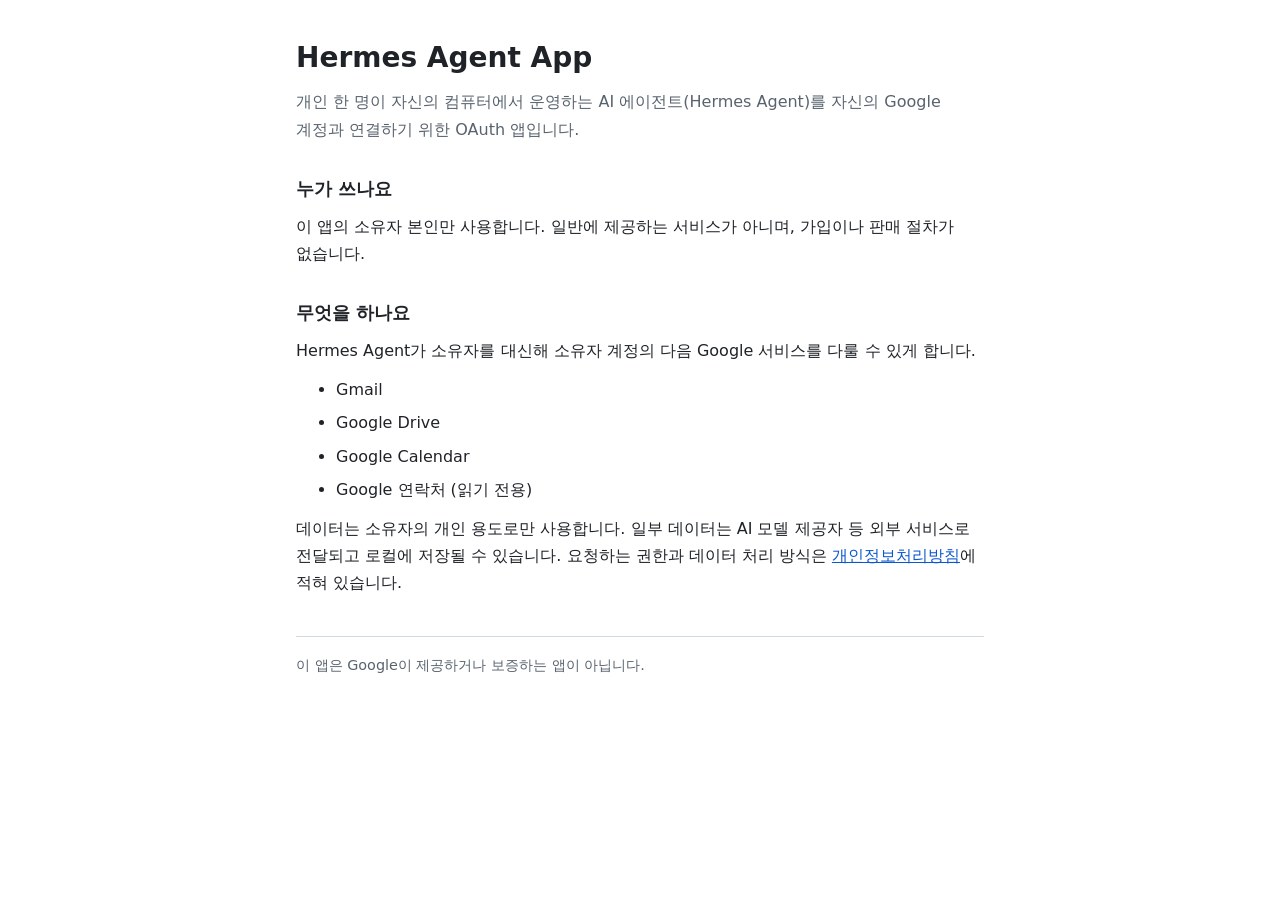
<file: index.html>
<!doctype html>
<html lang="ko">
<head>
<meta charset="utf-8">
<meta name="viewport" content="width=device-width, initial-scale=1">
<title>Hermes Agent App</title>
<meta name="description" content="개인용 AI 에이전트를 소유자의 Google 계정과 연결하는 OAuth 앱 안내">
<link rel="stylesheet" href="style.css">
</head>
<body>
<main>
  <h1>Hermes Agent App</h1>
  <p class="lead">개인 한 명이 자신의 컴퓨터에서 운영하는 AI 에이전트(Hermes Agent)를 자신의 Google 계정과 연결하기 위한 OAuth 앱입니다.</p>

  <h2>누가 쓰나요</h2>
  <p>이 앱의 소유자 본인만 사용합니다. 일반에 제공하는 서비스가 아니며, 가입이나 판매 절차가 없습니다.</p>

  <h2>무엇을 하나요</h2>
  <p>Hermes Agent가 소유자를 대신해 소유자 계정의 다음 Google 서비스를 다룰 수 있게 합니다.</p>
  <ul>
    <li>Gmail</li>
    <li>Google Drive</li>
    <li>Google Calendar</li>
    <li>Google 연락처 (읽기 전용)</li>
  </ul>
  <p>데이터는 소유자의 개인 용도로만 사용합니다. 일부 데이터는 AI 모델 제공자 등 외부 서비스로 전달되고 로컬에 저장될 수 있습니다. 요청하는 권한과 데이터 처리 방식은 <a href="privacy.html">개인정보처리방침</a>에 적혀 있습니다.</p>

  <footer>이 앱은 Google이 제공하거나 보증하는 앱이 아닙니다.</footer>
</main>
</body>
</html>
</file>
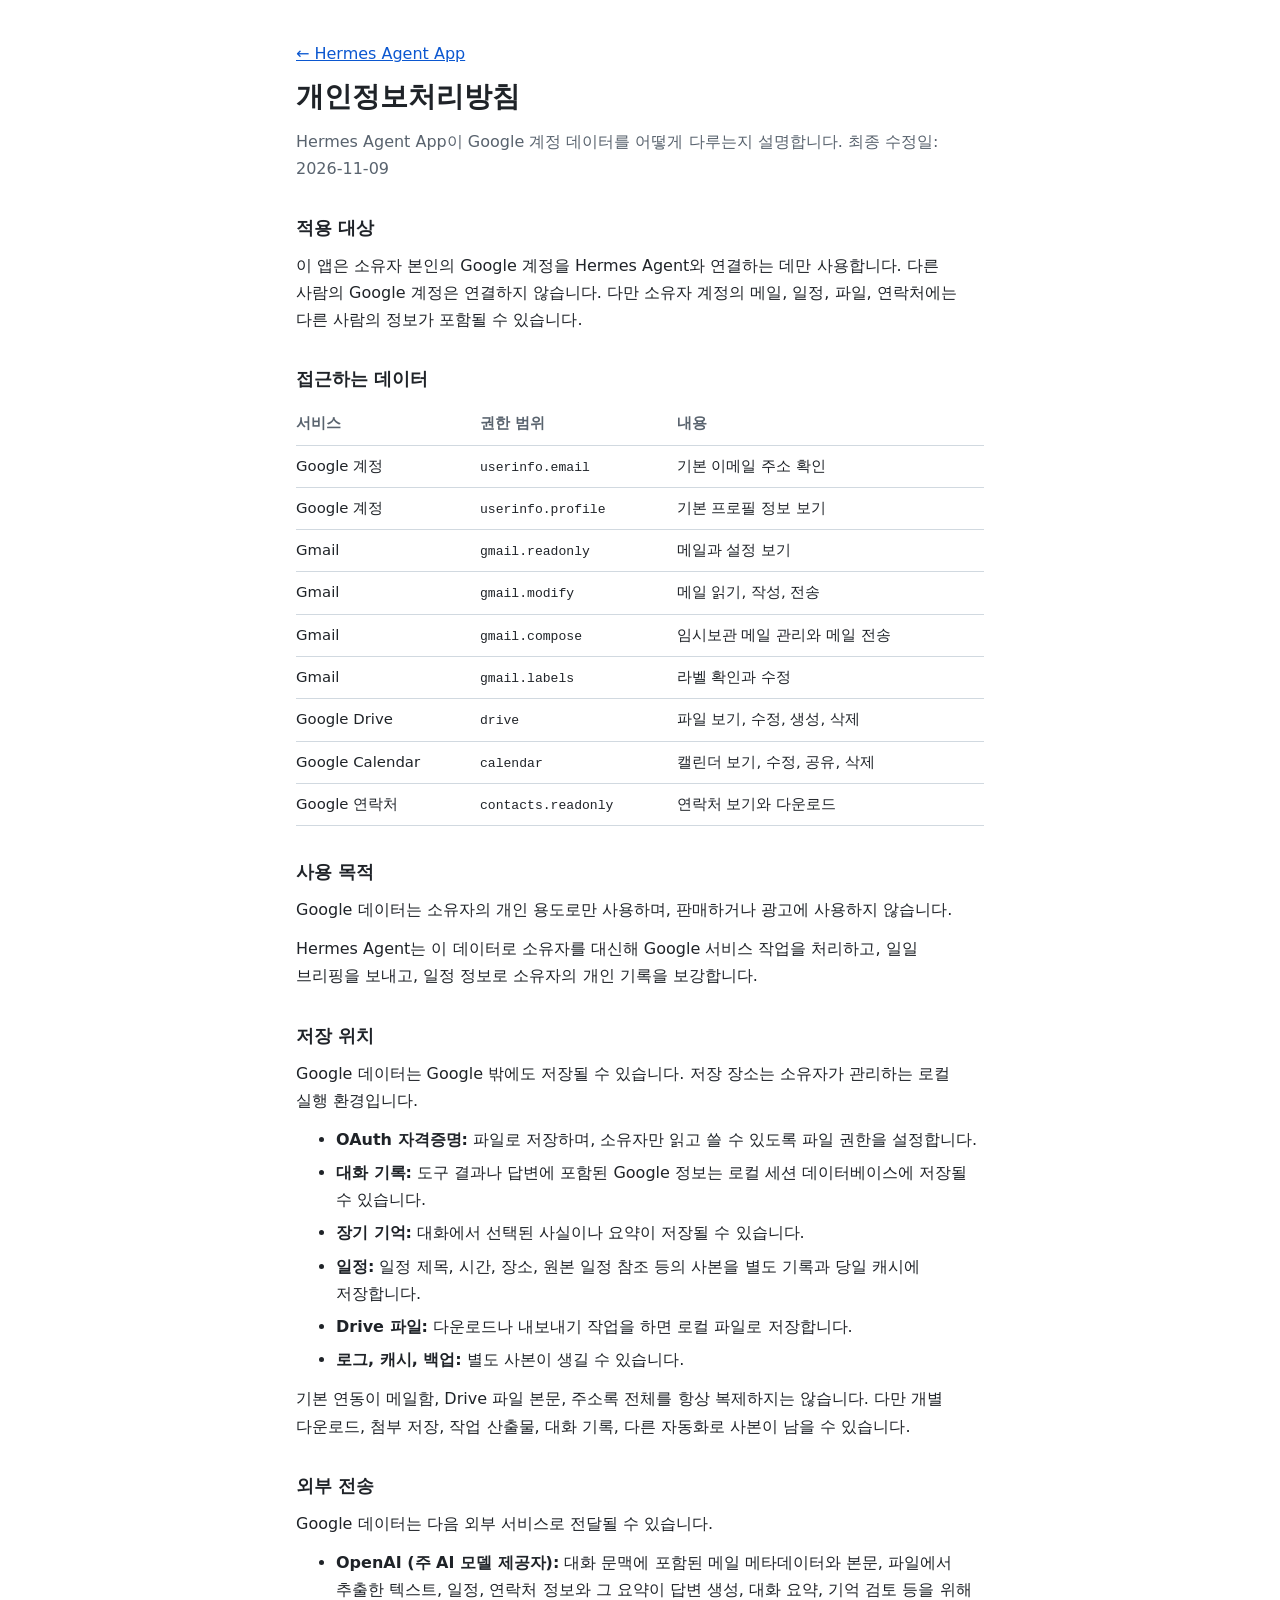
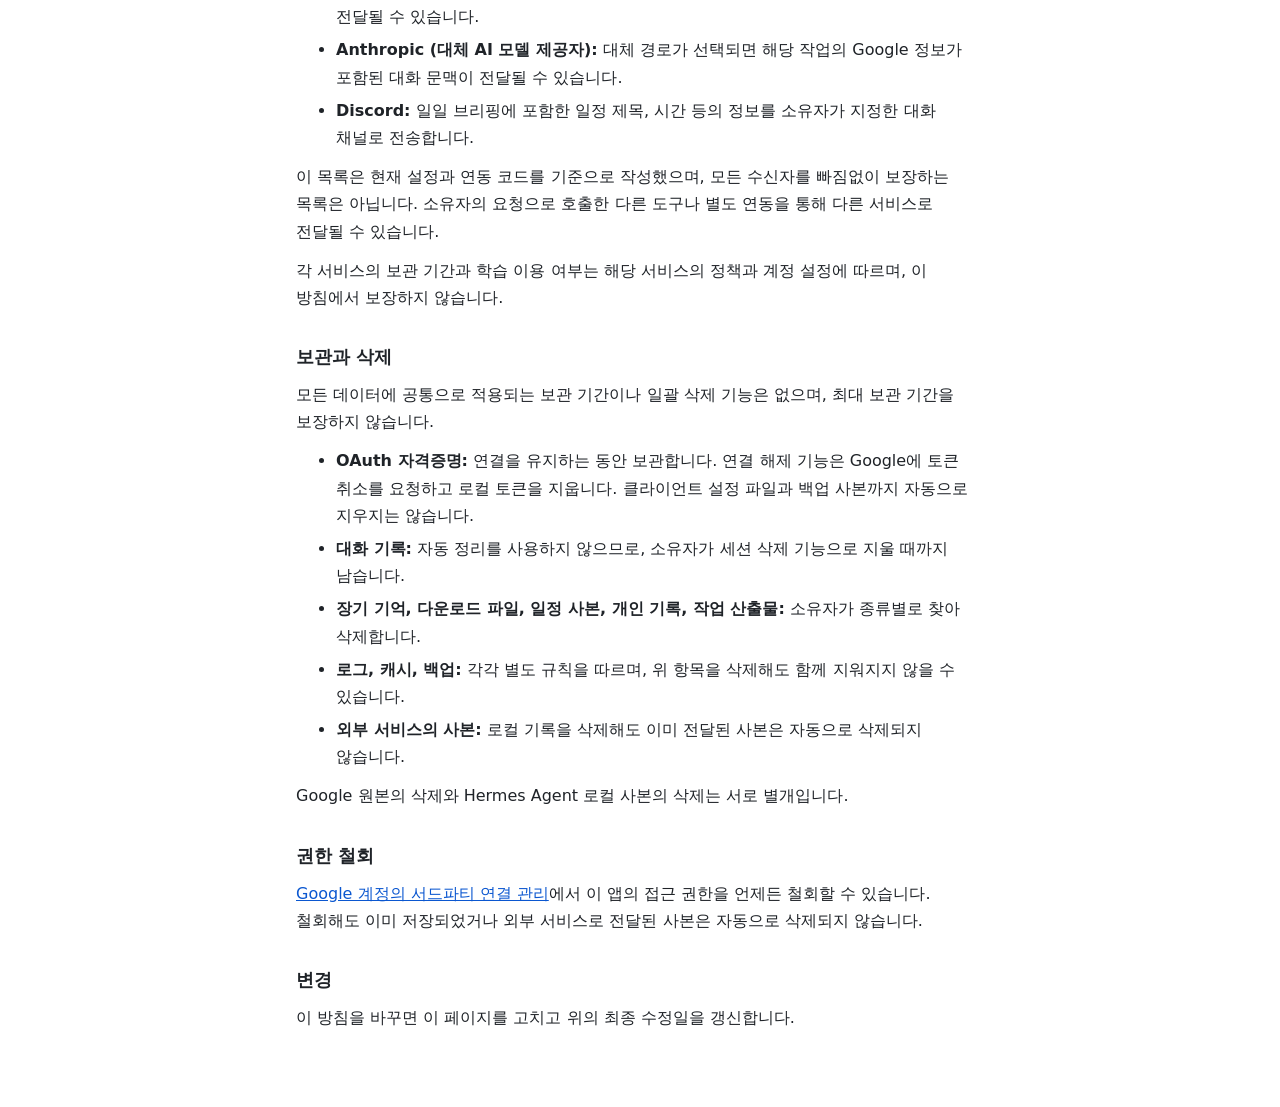
<file: privacy.html>
<!doctype html>
<html lang="ko">
<head>
<meta charset="utf-8">
<meta name="viewport" content="width=device-width, initial-scale=1">
<title>개인정보처리방침</title>
<meta name="description" content="Hermes Agent App의 개인정보처리방침">
<link rel="stylesheet" href="style.css">
</head>
<body>
<main>
  <p><a href="index.html">← Hermes Agent App</a></p>
  <h1>개인정보처리방침</h1>
  <p class="lead">Hermes Agent App이 Google 계정 데이터를 어떻게 다루는지 설명합니다. 최종 수정일: 2026-11-09</p>

  <h2>적용 대상</h2>
  <p>이 앱은 소유자 본인의 Google 계정을 Hermes Agent와 연결하는 데만 사용합니다. 다른 사람의 Google 계정은 연결하지 않습니다. 다만 소유자 계정의 메일, 일정, 파일, 연락처에는 다른 사람의 정보가 포함될 수 있습니다.</p>

  <h2>접근하는 데이터</h2>
  <div class="table-wrap">
  <table>
    <thead><tr><th>서비스</th><th>권한 범위</th><th>내용</th></tr></thead>
    <tbody>
      <tr><td>Google 계정</td><td><code>userinfo.email</code></td><td>기본 이메일 주소 확인</td></tr>
      <tr><td>Google 계정</td><td><code>userinfo.profile</code></td><td>기본 프로필 정보 보기</td></tr>
      <tr><td>Gmail</td><td><code>gmail.readonly</code></td><td>메일과 설정 보기</td></tr>
      <tr><td>Gmail</td><td><code>gmail.modify</code></td><td>메일 읽기, 작성, 전송</td></tr>
      <tr><td>Gmail</td><td><code>gmail.compose</code></td><td>임시보관 메일 관리와 메일 전송</td></tr>
      <tr><td>Gmail</td><td><code>gmail.labels</code></td><td>라벨 확인과 수정</td></tr>
      <tr><td>Google Drive</td><td><code>drive</code></td><td>파일 보기, 수정, 생성, 삭제</td></tr>
      <tr><td>Google Calendar</td><td><code>calendar</code></td><td>캘린더 보기, 수정, 공유, 삭제</td></tr>
      <tr><td>Google 연락처</td><td><code>contacts.readonly</code></td><td>연락처 보기와 다운로드</td></tr>
    </tbody>
  </table>
  </div>

  <h2>사용 목적</h2>
  <p>Google 데이터는 소유자의 개인 용도로만 사용하며, 판매하거나 광고에 사용하지 않습니다.</p>
  <p>Hermes Agent는 이 데이터로 소유자를 대신해 Google 서비스 작업을 처리하고, 일일 브리핑을 보내고, 일정 정보로 소유자의 개인 기록을 보강합니다.</p>

  <h2>저장 위치</h2>
  <p>Google 데이터는 Google 밖에도 저장될 수 있습니다. 저장 장소는 소유자가 관리하는 로컬 실행 환경입니다.</p>
  <ul>
    <li><strong>OAuth 자격증명:</strong> 파일로 저장하며, 소유자만 읽고 쓸 수 있도록 파일 권한을 설정합니다.</li>
    <li><strong>대화 기록:</strong> 도구 결과나 답변에 포함된 Google 정보는 로컬 세션 데이터베이스에 저장될 수 있습니다.</li>
    <li><strong>장기 기억:</strong> 대화에서 선택된 사실이나 요약이 저장될 수 있습니다.</li>
    <li><strong>일정:</strong> 일정 제목, 시간, 장소, 원본 일정 참조 등의 사본을 별도 기록과 당일 캐시에 저장합니다.</li>
    <li><strong>Drive 파일:</strong> 다운로드나 내보내기 작업을 하면 로컬 파일로 저장합니다.</li>
    <li><strong>로그, 캐시, 백업:</strong> 별도 사본이 생길 수 있습니다.</li>
  </ul>
  <p>기본 연동이 메일함, Drive 파일 본문, 주소록 전체를 항상 복제하지는 않습니다. 다만 개별 다운로드, 첨부 저장, 작업 산출물, 대화 기록, 다른 자동화로 사본이 남을 수 있습니다.</p>

  <h2>외부 전송</h2>
  <p>Google 데이터는 다음 외부 서비스로 전달될 수 있습니다.</p>
  <ul>
    <li><strong>OpenAI (주 AI 모델 제공자):</strong> 대화 문맥에 포함된 메일 메타데이터와 본문, 파일에서 추출한 텍스트, 일정, 연락처 정보와 그 요약이 답변 생성, 대화 요약, 기억 검토 등을 위해 전달될 수 있습니다.</li>
    <li><strong>Anthropic (대체 AI 모델 제공자):</strong> 대체 경로가 선택되면 해당 작업의 Google 정보가 포함된 대화 문맥이 전달될 수 있습니다.</li>
    <li><strong>Discord:</strong> 일일 브리핑에 포함한 일정 제목, 시간 등의 정보를 소유자가 지정한 대화 채널로 전송합니다.</li>
  </ul>
  <p>이 목록은 현재 설정과 연동 코드를 기준으로 작성했으며, 모든 수신자를 빠짐없이 보장하는 목록은 아닙니다. 소유자의 요청으로 호출한 다른 도구나 별도 연동을 통해 다른 서비스로 전달될 수 있습니다.</p>
  <p>각 서비스의 보관 기간과 학습 이용 여부는 해당 서비스의 정책과 계정 설정에 따르며, 이 방침에서 보장하지 않습니다.</p>

  <h2>보관과 삭제</h2>
  <p>모든 데이터에 공통으로 적용되는 보관 기간이나 일괄 삭제 기능은 없으며, 최대 보관 기간을 보장하지 않습니다.</p>
  <ul>
    <li><strong>OAuth 자격증명:</strong> 연결을 유지하는 동안 보관합니다. 연결 해제 기능은 Google에 토큰 취소를 요청하고 로컬 토큰을 지웁니다. 클라이언트 설정 파일과 백업 사본까지 자동으로 지우지는 않습니다.</li>
    <li><strong>대화 기록:</strong> 자동 정리를 사용하지 않으므로, 소유자가 세션 삭제 기능으로 지울 때까지 남습니다.</li>
    <li><strong>장기 기억, 다운로드 파일, 일정 사본, 개인 기록, 작업 산출물:</strong> 소유자가 종류별로 찾아 삭제합니다.</li>
    <li><strong>로그, 캐시, 백업:</strong> 각각 별도 규칙을 따르며, 위 항목을 삭제해도 함께 지워지지 않을 수 있습니다.</li>
    <li><strong>외부 서비스의 사본:</strong> 로컬 기록을 삭제해도 이미 전달된 사본은 자동으로 삭제되지 않습니다.</li>
  </ul>
  <p>Google 원본의 삭제와 Hermes Agent 로컬 사본의 삭제는 서로 별개입니다.</p>

  <h2>권한 철회</h2>
  <p><a href="https://myaccount.google.com/permissions">Google 계정의 서드파티 연결 관리</a>에서 이 앱의 접근 권한을 언제든 철회할 수 있습니다. 철회해도 이미 저장되었거나 외부 서비스로 전달된 사본은 자동으로 삭제되지 않습니다.</p>

  <h2>변경</h2>
  <p>이 방침을 바꾸면 이 페이지를 고치고 위의 최종 수정일을 갱신합니다.</p>
</main>
</body>
</html>
</file>
<file: style.css>
:root {
  --bg: #ffffff;
  --text: #1f2328;
  --muted: #59636e;
  --line: #d1d9e0;
  --link: #0b57d0;
  --mark-bg: #fff1b8;
  --mark-text: #5c4300;
}

@media (prefers-color-scheme: dark) {
  :root {
    --bg: #15181c;
    --text: #e6e9ed;
    --muted: #9aa4af;
    --line: #363c44;
    --link: #8ab4f8;
    --mark-bg: #5c4300;
    --mark-text: #ffe9a8;
  }
}

* { box-sizing: border-box; }

body {
  margin: 0;
  background: var(--bg);
  color: var(--text);
  font: 16px/1.7 system-ui, -apple-system, "Segoe UI", "Malgun Gothic", "Apple SD Gothic Neo", sans-serif;
  word-break: keep-all;
  overflow-wrap: anywhere;
}

main {
  max-width: 720px;
  margin: 0 auto;
  padding: 40px 16px 64px;
}

h1 { font-size: 1.75rem; line-height: 1.3; margin: 0 0 12px; }
h2 { font-size: 1.1rem; margin: 32px 0 8px; }
p, ul { margin: 0 0 12px; }
li { margin-bottom: 6px; }
a { color: var(--link); }
.lead { color: var(--muted); }

mark {
  background: var(--mark-bg);
  color: var(--mark-text);
  padding: 1px 4px;
  border-radius: 3px;
}

.table-wrap { overflow-x: auto; }
table { width: 100%; border-collapse: collapse; font-size: 0.93rem; }
th, td { text-align: left; padding: 8px 10px 8px 0; border-bottom: 1px solid var(--line); vertical-align: top; }
th { color: var(--muted); font-weight: 600; white-space: nowrap; }
code { font-size: 0.88em; word-break: normal; overflow-wrap: normal; white-space: nowrap; }

footer {
  margin-top: 40px;
  padding-top: 16px;
  border-top: 1px solid var(--line);
  color: var(--muted);
  font-size: 0.9rem;
}
</file>
